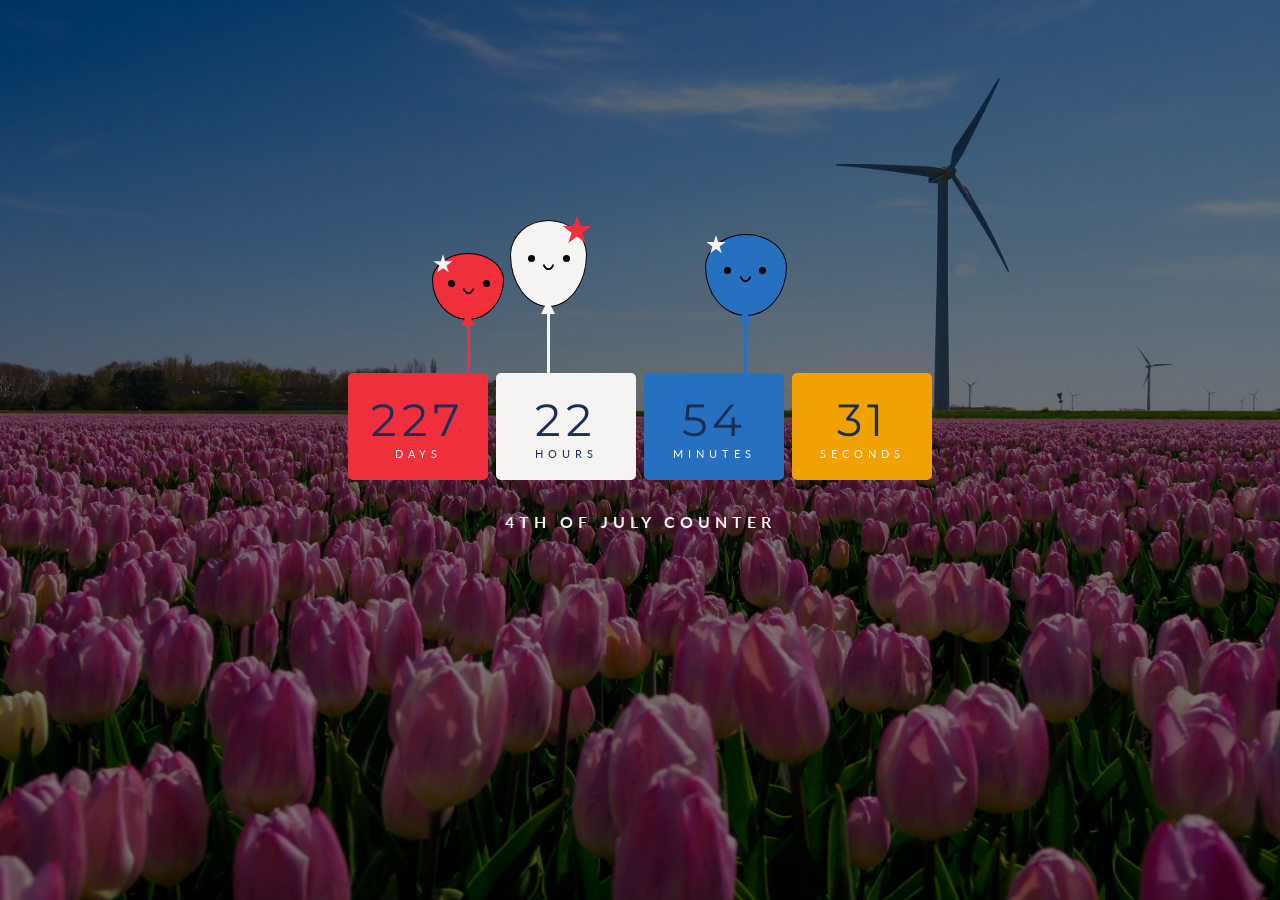
<file: index.html>
<!DOCTYPE html>
<html lang="es">
<head>
    <meta charset="UTF-8">
    <meta name="viewport" content="width=device-width, initial-scale=1.0">
    <title>Contador de Cumpleaños</title>
    <link rel="stylesheet" href="estilosC.css">
</head>
<body>
    <div class="container">
        <div class="balloon white">
          <div class="star-red"></div>
        <div class="face">
          <div class="eye"></div>
          <div class="mouth happy"></div>
        </div>
        <div class="triangle"></div>
        <div class="string"></div>
      </div>
      
      <div class="balloon red">
        <div class="star"></div>
        <div class="face">
          <div class="eye"></div>
          <div class="mouth happy"></div>
        </div>
        <div class="triangle"></div>
        <div class="string"></div>
      </div>
      
      <div class="balloon blue">
        <div class="star"></div>
        <div class="face">
          <div class="eye"></div>
          <div class="mouth happy"></div>
        </div>
        <div class="triangle"></div>
        <div class="string"></div>
      </div>
        <div id="timer"></div>
        <h1>4th of july counter</h1>
      </div>
     
    <script src="scriptC.js"></script>
</body>
</html>
</file>
<file: estilosC.css>
@import url("https://fonts.googleapis.com/css?family=Lato:400,700|Montserrat:900");
html {
  display: grid;
  min-height: 100%;
}

body {
  display: grid;
  background-image:linear-gradient(0deg,rgba(0,0,0,0.5),rgba(0,0,0,0.5)), url("tulipan.jpg");
  background-size: 100% 100%;
}

.container {
  position: relative;
  margin: auto;
  overflow: hidden;
  width: 650px;
  height: 480px;
}

h1 {
  font-family: "Lato", sans-serif;
  text-align: center;
  margin-top: 2em;
  font-size: 1em;
  text-transform: uppercase;
  letter-spacing: 5px;
  color: #F6F4F3;
}

#timer {
  color: #F6F4F3;
  text-align: center;
  text-transform: uppercase;
  font-family: "Lato", sans-serif;
  font-size: 0.7em;
  letter-spacing: 5px;
  margin-top: 25%;
}

.days, .hours, .minutes, .seconds {
  display: inline-block;
  padding: 20px;
  width: 100px;
  border-radius: 5px;
}

.days {
  background: #EF2F3C;
}

.hours {
  background: #F6F4F3;
  color: #183059;
}

.minutes {
  background: #276FBF;
}

.seconds {
  background: #F0A202;
}

.numbers {
  font-family: "Montserrat", sans-serif;
  color: #183059;
  font-size: 4em;
}

.white {
  position: absolute;
  background: #F6F4F3;
  height: 85px;
  width: 75px;
  left: 30%;
  top: 2%;
}
.white .triangle {
  border-bottom: 14px solid #F6F4F3;
}
.white .string {
  background: #F6F4F3;
  border: 1px solid #F6F4F3;
}

.red {
  position: absolute;
  background: #EF2F3C;
  left: 18%;
  top: 9%;
  height: 65px;
  width: 70px;
}
.red .triangle {
  border-bottom: 14px solid #EF2F3C;
}
.red .string {
  background: #EF2F3C;
  border: 1px solid #EF2F3C;
}

.blue {
  position: absolute;
  background: #276FBF;
  height: 80px;
  width: 80px;
  left: 60%;
  top: 5%;
}
.blue .triangle {
  border-bottom: 14px solid #276FBF;
}
.blue .string {
  background: #276FBF;
  border: 1px solid #276FBF;
}

.balloon {
  border: 1px solid #000;
  border-radius: 50% 50% 50% 50%/40% 40% 60% 60%;
  z-index: 2;
}

.eye {
  position: absolute;
  width: 7px;
  height: 7px;
  top: 40%;
  left: 22%;
  background: #000;
  border-radius: 50%;
}
.eye:after {
  content: "";
  left: 35px;
  width: 7px;
  height: 7px;
  border-radius: 50%;
  background: #000;
  position: absolute;
}

.mouth {
  position: absolute;
  top: 45%;
  left: 43%;
  width: 7px;
  height: 7px;
  border-radius: 50%;
}

.happy {
  border: 2px solid;
  border-color: transparent #000 #000 transparent;
  transform: rotate(45deg);
}

.triangle {
  position: absolute;
  left: 40%;
  bottom: -10%;
  width: 0;
  height: 0;
  border-left: 7px solid transparent;
  border-right: 7px solid transparent;
}

.string {
  position: absolute;
  height: 70px;
  width: 1px;
  left: 48%;
  top: 100%;
  z-index: -1;
}

.star {
  width: 20px;
  height: 20px;
  background: #F6F4F3;
  -webkit-clip-path: polygon(50% 0%, 61% 35%, 98% 35%, 68% 57%, 79% 91%, 50% 70%, 21% 91%, 32% 57%, 2% 35%, 39% 35%);
  clip-path: polygon(50% 0%, 61% 35%, 98% 35%, 68% 57%, 79% 91%, 50% 70%, 21% 91%, 32% 57%, 2% 35%, 39% 35%);
}

.star-red {
  width: 30px;
  height: 30px;
  margin-left: 51px;
  margin-top: -5px;
  background: #EF2F3C;
  -webkit-clip-path: polygon(50% 0%, 61% 35%, 98% 35%, 68% 57%, 79% 91%, 50% 70%, 21% 91%, 32% 57%, 2% 35%, 39% 35%);
  clip-path: polygon(50% 0%, 61% 35%, 98% 35%, 68% 57%, 79% 91%, 50% 70%, 21% 91%, 32% 57%, 2% 35%, 39% 35%);
}

footer {
  position: fixed;
  bottom: 0;
  right: 0;
  text-transform: uppercase;
  padding: 10px;
  font-family: "Lato", sans-serif;
  font-size: 0.7em;
}
footer p {
  letter-spacing: 3px;
  color: #EF2F3C;
}
footer a {
  color: #F6F4F3;
  text-decoration: none;
}
footer a:hover {
  color: #276FBF;
}

/*# sourceMappingURL=estilosC.css.map */
</file>
